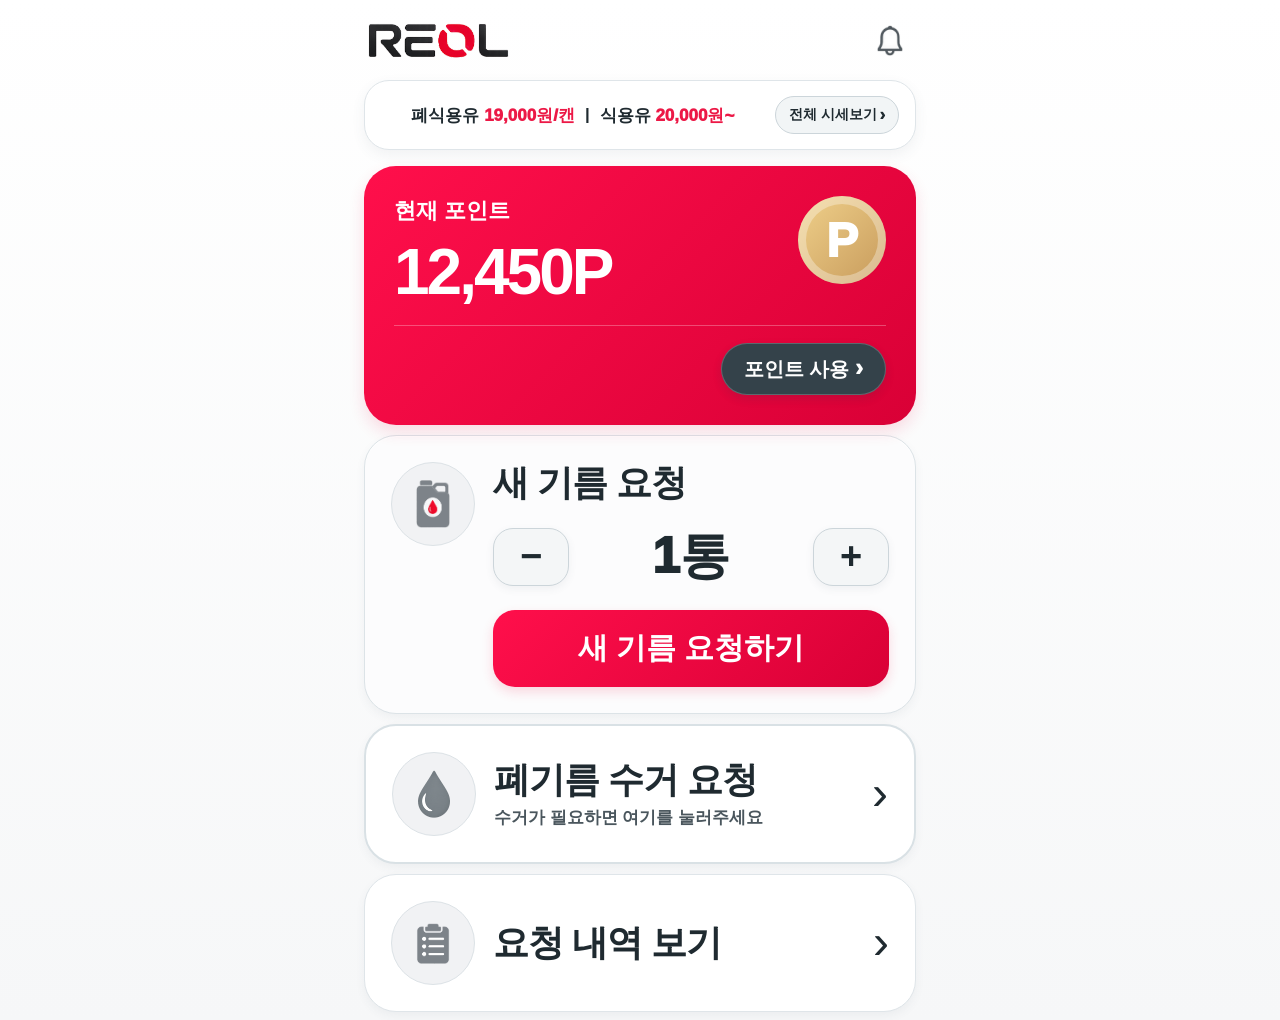
<file: index.html>
<!DOCTYPE html>
<html lang="ko">
<head>
  <meta charset="UTF-8" />
  <meta name="viewport" content="width=device-width, initial-scale=1.0" />
  <title>업장 화면</title>
  <link rel="stylesheet" href="./css/store.css" />
</head>

<body>
  <main class="app">
    <header class="header">
      <div class="logo">
        <img src="./icons/logo1.png" alt="리올 로고" class="logo-img" />
      </div>

      <button class="bell-btn" aria-label="알림">
        <img src="./icons/bell.png" alt="알림" />
      </button>
    </header>

    <section class="market-bar" aria-label="오늘 기준 시세">
      <div class="market-info">
        <span>폐식용유 <strong>19,000원/캔</strong></span>
        <span class="divider">|</span>
        <span>식용유 <strong>20,000원~</strong></span>
      </div>

      <button id="marketBtn" type="button">
        전체 시세보기 <span>›</span>
      </button>
    </section>

    <section class="point-card">
      <p>현재 포인트</p>

      <h1>
        <span id="point">12,450</span>P
      </h1>

      <div class="benefit-box">
        <button id="benefitBtn" class="dark-btn">
          포인트 사용 <span>›</span>
        </button>
      </div>
    </section>

    <section class="card oil-card">
      <div class="icon-circle oil-icon"></div>

      <div class="card-content">
        <h2>새 기름 요청</h2>

        <div class="counter">
          <button id="minusBtn" type="button" aria-label="수량 감소">−</button>

          <strong>
            <span id="oilCount">1</span>통
          </strong>

          <button id="plusBtn" type="button" aria-label="수량 증가">+</button>
        </div>

        <button id="newOilBtn" class="main-btn" type="button">
          새 기름 요청하기
        </button>
      </div>
    </section>

    <button id="wasteOilBtn" class="list-card primary-list-card" type="button">
      <div class="icon-circle used-oil-icon"></div>

      <div>
        <h2>폐기름 수거 요청</h2>
        <p>수거가 필요하면 여기를 눌러주세요</p>
      </div>

      <span>›</span>
    </button>

    <button id="historyBtn" class="list-card" type="button">
      <div class="icon-circle request-list-icon"></div>

      <div>
        <h2>요청 내역 보기</h2>
      </div>

      <span>›</span>
    </button>
  </main>

  <div id="marketModal" class="market-modal" aria-hidden="true">
    <div class="market-modal-box" role="dialog" aria-modal="true" aria-labelledby="marketTitle">
      <div class="market-modal-head">
        <div>
          <h3 id="marketTitle">전체 시세</h3>
        </div>

        <button id="marketCloseBtn" type="button" aria-label="시세 창 닫기">×</button>
      </div>

      <ul class="market-list">
        <li><span>폐식용유</span><strong>19,000원/캔</strong></li>
        <li><span>대두유</span><strong>20,000원~</strong></li>
        <li><span>카놀라유</span><strong>21,000원~</strong></li>
        <li><span>옥수수유</span><strong>20,500원~</strong></li>
        <li><span>해바라기유</span><strong>22,000원~</strong></li>
      </ul>

      <p class="market-notice">
        오늘 기준 참고 시세입니다.
      </p>
    </div>
  </div>

  <div id="toast" class="toast">
    ✅ 요청이 접수되었습니다
  </div>

  <script src="./js/store.js"></script>
</body>
</html>
</file>
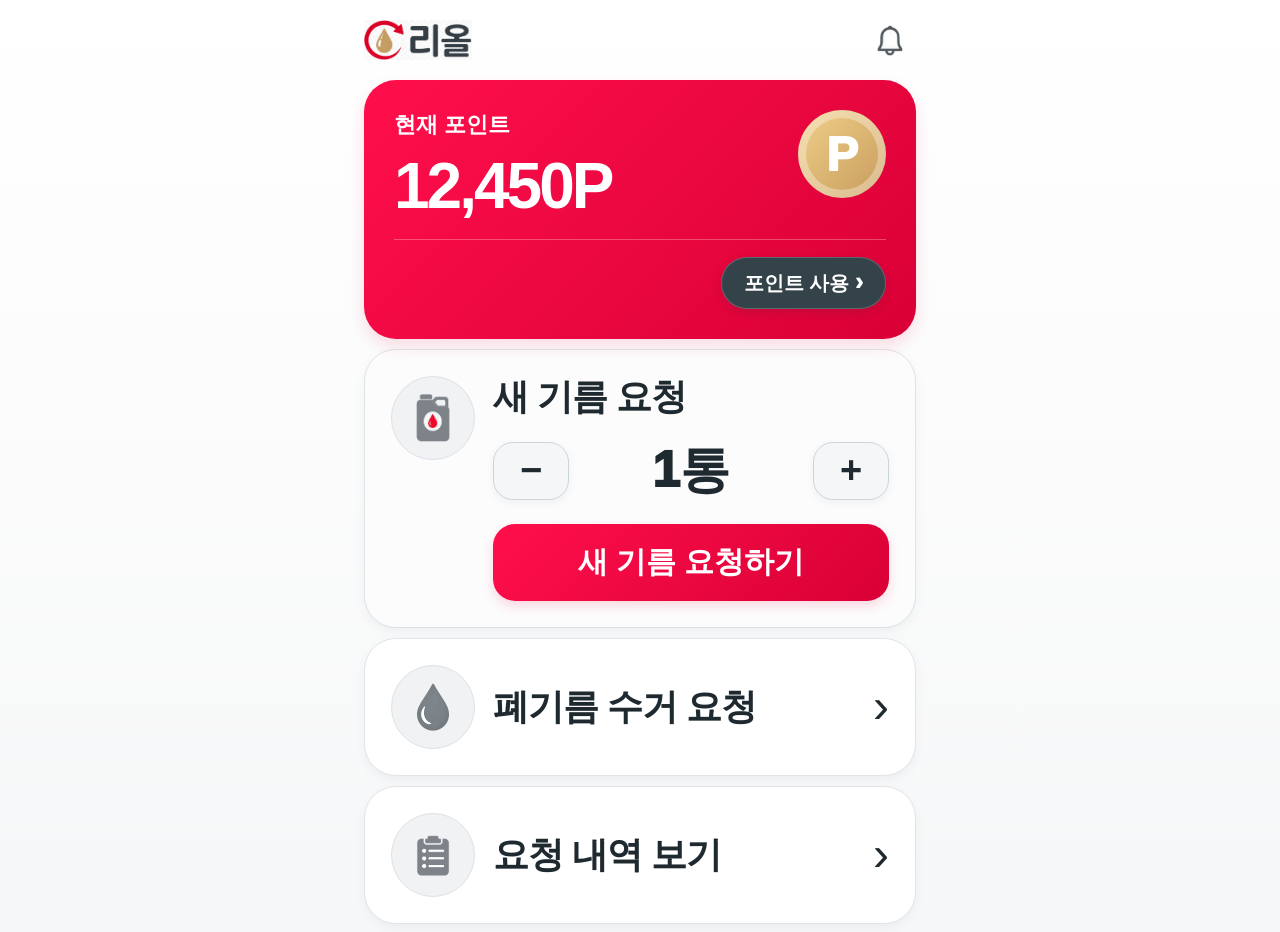
<file: store.html>
<!DOCTYPE html>
<html lang="ko">
<head>
  <meta charset="UTF-8" />
  <meta name="viewport" content="width=device-width, initial-scale=1.0" />
  <title>업장 화면</title>
  <link rel="stylesheet" href="./css/store.css" />
</head>

<body>
  <main class="app">
    <header class="header">
      <div class="logo">
        <img src="./icons/logo.png" alt="리올 로고" class="logo-img" />
      </div>

      <button class="bell-btn" aria-label="알림">
        <img src="./icons/bell.png" alt="알림" />
      </button>
    </header>

    <section class="point-card">
      <p>현재 포인트</p>

      <h1>
        <span id="point">12,450</span>P
      </h1>

      <div class="benefit-box">
        <button id="benefitBtn" class="dark-btn">
          포인트 사용 <span>›</span>
        </button>
      </div>
    </section>

    <section class="card oil-card">
      <div class="icon-circle oil-icon"></div>

      <div class="card-content">
        <h2>새 기름 요청</h2>

        <div class="counter">
          <button id="minusBtn">−</button>

          <strong>
            <span id="oilCount">1</span>통
          </strong>

          <button id="plusBtn">+</button>
        </div>

        <button id="newOilBtn" class="main-btn">
          새 기름 요청하기
        </button>
      </div>
    </section>

    <button id="wasteOilBtn" class="list-card">
      <div class="icon-circle used-oil-icon"></div>

      <div>
        <h2>폐기름 수거 요청</h2>
      </div>

      <span>›</span>
    </button>

    <button id="historyBtn" class="list-card">
      <div class="icon-circle request-list-icon"></div>

      <div>
        <h2>요청 내역 보기</h2>
      </div>

      <span>›</span>
    </button>
  </main>

  <div id="toast" class="toast">
    ✅ 요청이 접수되었습니다
  </div>

  <script>
    let oilCount = 1;

    const oilCountEl = document.getElementById("oilCount");

    document.getElementById("plusBtn").addEventListener("click", () => {
      oilCount++;
      oilCountEl.textContent = oilCount;
    });

    document.getElementById("minusBtn").addEventListener("click", () => {
      if (oilCount > 1) {
        oilCount--;
        oilCountEl.textContent = oilCount;
      }
    });

    function showToast(message) {
      const toast = document.getElementById("toast");

      toast.textContent = message;
      toast.classList.add("show");

      setTimeout(() => {
        toast.classList.remove("show");
      }, 2200);
    }

    document.getElementById("newOilBtn").addEventListener("click", () => {
      showToast(`새 기름 ${oilCount}통 요청 완료`);
    });

    document.getElementById("wasteOilBtn").addEventListener("click", () => {
      showToast("폐기름 수거 요청 완료");
    });

    document.getElementById("historyBtn").addEventListener("click", () => {
      showToast("요청 내역 화면으로 이동");
    });

    document.getElementById("benefitBtn").addEventListener("click", () => {
      showToast("포인트 사용 화면으로 이동");
    });
  </script>
</body>
</html>
</file>
<file: css/store.css>
:root {
  --ds-red: #ec1846;
  --ds-red-dark: #d90036;
  --ds-gray: #3f4a51;
  --bg: #f6f7f8;
  --white: #ffffff;
  --text: #1f2a30;
  --sub-text: #4a565d;
  --border: #dfe5e9;
}

* {
  box-sizing: border-box;
  -webkit-tap-highlight-color: transparent;
}

html,
body {
  margin: 0;
  width: 100%;
  min-height: 100%;
}

body {
  background: linear-gradient(180deg, #ffffff 0%, var(--bg) 100%);
  font-family: -apple-system, BlinkMacSystemFont, "Segoe UI", sans-serif;
  color: var(--text);
  display: flex;
  justify-content: center;
  overflow-x: hidden;
}

button {
  font-family: inherit;
  cursor: pointer;
}

.app {
  width: 100%;
  max-width: 520px;
  min-height: 100dvh;
  margin: 0 auto;
  padding-top: max(12px, env(safe-area-inset-top));
  padding-right: clamp(14px, 4vw, 24px);
  padding-left: clamp(14px, 4vw, 24px);
  padding-bottom: max(8px, env(safe-area-inset-bottom));
  overflow-x: hidden;
}

.header {
  display: flex;
  justify-content: space-between;
  align-items: center;
  margin-bottom: clamp(8px, 1.6vh, 16px);
}

.logo {
  display: flex;
  align-items: center;
  width: clamp(112px, 30vw, 160px);
  height: clamp(28px, 7vw, 40px);
  overflow: hidden;
}

.logo-img {
  width: 100%;
  height: 100%;
  object-fit: contain;
  object-position: left center;
  display: block;
}

.bell-btn {
  border: none;
  background: transparent;
  width: clamp(38px, 10vw, 52px);
  height: clamp(38px, 10vw, 52px);
  padding: 0;
  display: flex;
  align-items: center;
  justify-content: center;
}

.bell-btn img {
  width: clamp(22px, 5.8vw, 31px);
  height: clamp(22px, 5.8vw, 31px);
  object-fit: contain;
  display: block;
}

.market-bar {
  width: 100%;
  margin-bottom: 16px;
  padding: clamp(10px, 2.8vw, 15px) clamp(10px, 3vw, 16px);

  background: #ffffff;
  border: 1.5px solid var(--border);
  border-radius: clamp(18px, 4.5vw, 25px);

  display: flex;
  align-items: center;
  justify-content: space-between;
  gap: clamp(5px, 1.5vw, 10px);

  color: var(--text);
  box-shadow:
    0 5px 14px rgba(76, 88, 95, 0.07),
    0 1px 0 rgba(255, 255, 255, 0.9) inset;
}

.market-info {
  flex: 1;
  min-width: 0;

  display: flex;
  align-items: center;
  justify-content: center;
  gap: clamp(5px, 1.4vw, 10px);

  font-size: clamp(12px, 3.3vw, 17px);
  font-weight: 900;

  color: var(--text);
  white-space: nowrap;
}

.market-bar strong {
  color: var(--ds-red);
  font-weight: 950;
}

.market-bar button {
  flex-shrink: 0;

  border: 1.5px solid #ccd5da;
  background: #f2f5f6;
  color: var(--text);
  border-radius: 999px;

  padding: clamp(6px, 1.5vw, 9px) clamp(8px, 2.1vw, 13px);

  font-size: clamp(10px, 2.7vw, 14px);
  font-weight: 950;

  white-space: nowrap;

  display: inline-flex;
  align-items: center;
  gap: 3px;
}

.market-bar button span {
  font-size: 1.15em;
  line-height: 1;
  transform: translateY(-1px);
}

.point-card {
  position: relative;
  overflow: hidden;

  background: linear-gradient(135deg, #ff0f4b 0%, var(--ds-red-dark) 100%);
  color: white;

  border-radius: clamp(22px, 6vw, 32px);
  padding: clamp(15px, 4.2vw, 25px);
  margin-bottom: 9px;

  box-shadow: 0 7px 16px rgba(236, 24, 70, 0.14);
}

.point-card::after {
  content: "P";
  position: absolute;
  right: clamp(18px, 5vw, 30px);
  top: clamp(18px, 5vw, 30px);

  width: clamp(58px, 16vw, 88px);
  height: clamp(58px, 16vw, 88px);

  border-radius: 50%;
  background: linear-gradient(135deg, #f0d18b, #c79a5b);
  color: white;

  display: grid;
  place-items: center;

  font-size: clamp(30px, 8vw, 48px);
  font-weight: 950;

  box-shadow: inset 0 0 0 8px rgba(255, 255, 255, 0.32);
}

.point-card p {
  margin: 0;
  font-size: clamp(16px, 4vw, 22px);
  font-weight: 900;
}

.point-card h1 {
  margin: clamp(8px, 1.6vh, 14px) 0 clamp(13px, 2.3vh, 22px);
  font-size: clamp(40px, 11vw, 64px);
  line-height: 1;
  letter-spacing: -3px;
}

.benefit-box {
  border-top: 1px solid rgba(255, 255, 255, 0.28);
  padding-top: clamp(10px, 2vh, 17px);
  display: flex;
  justify-content: flex-end;
}

.dark-btn {
  flex-shrink: 0;

  border: 1px solid rgba(255, 255, 255, 0.2);
  border-radius: 999px;

  background: #34424a;
  color: white;

  min-width: clamp(108px, 28vw, 148px);
  height: clamp(38px, 9vw, 52px);

  padding: 0 clamp(12px, 3.4vw, 22px);

  font-size: clamp(14px, 3.6vw, 20px);
  font-weight: 950;

  display: flex;
  align-items: center;
  justify-content: center;
  gap: 6px;

  white-space: nowrap;

  box-shadow: 0 4px 10px rgba(38, 50, 56, 0.14);
}

.dark-btn span {
  font-size: 1.15em;
  line-height: 1;
  transform: translateY(-1px);
}

.card,
.list-card {
  background: #ffffff;

  border: 1.5px solid var(--border);
  border-radius: clamp(22px, 6vw, 32px);

  padding: clamp(14px, 4vw, 24px);
  margin-bottom: 9px;

  box-shadow:
    0 4px 10px rgba(76, 88, 95, 0.06),
    0 1px 0 rgba(255, 255, 255, 0.9) inset;
}

.oil-card {
  display: flex;
  align-items: flex-start;
  gap: clamp(10px, 3.2vw, 18px);
  background: #fcfcfd;
  border: 1.7px solid #dce3e7;
}

.card-content {
  flex: 1;
  min-width: 0;
}

.icon-circle {
  flex: 0 0 clamp(50px, 14vw, 84px);
  width: clamp(50px, 14vw, 84px);
  height: clamp(50px, 14vw, 84px);

  border-radius: 50%;
  background-color: #f1f2f4;
  border: 1px solid #dce2e6;
}

.oil-icon {
  background: url("../icons/new-oil-can1.png") center / 42% no-repeat, #f1f2f4;
}

.used-oil-icon {
  background: url("../icons/oil.png") center / 42% no-repeat, #f1f2f4;
}

.request-list-icon {
  background: url("../icons/list.png") center / 42% no-repeat, #f1f2f4;
}

h2 {
  margin: 0;

  font-size: clamp(22px, 5.5vw, 34px);
  line-height: 1.15;
  letter-spacing: -1px;

  color: var(--text);
  font-weight: 950;

  white-space: normal;
  word-break: keep-all;
}

.counter {
  display: flex;
  align-items: center;
  justify-content: space-between;
  gap: clamp(8px, 2.2vw, 14px);

  margin: clamp(10px, 2.2vh, 20px) 0;
}

.counter button {
  flex: 0 1 clamp(54px, 13vw, 76px);
  height: clamp(40px, 9.8vw, 58px);

  border: 1.5px solid #ccd5da;
  border-radius: clamp(13px, 3.6vw, 20px);

  background: #f4f6f7;
  color: var(--text);

  font-size: clamp(24px, 6.3vw, 38px);
  font-weight: 900;

  display: flex;
  align-items: center;
  justify-content: center;

  line-height: 1;
  padding: 0 0 2px;

  box-shadow: 0 3px 8px rgba(76, 88, 95, 0.07);
}

.counter strong {
  flex: 0 0 auto;

  font-size: clamp(32px, 8vw, 50px);
  color: var(--text);
  font-weight: 950;

  white-space: nowrap;
}

.main-btn {
  width: 100%;

  border: none;
  border-radius: clamp(15px, 4vw, 22px);

  background: linear-gradient(135deg, #ff0f4b 0%, var(--ds-red-dark) 100%);
  color: white;

  padding: clamp(11px, 2.5vh, 18px) 8px;

  font-size: clamp(18px, 4.5vw, 28px);
  font-weight: 950;

  white-space: nowrap;

  box-shadow: 0 5px 12px rgba(236, 24, 70, 0.16);
}

.list-card {
  width: 100%;

  display: flex;
  align-items: center;
  gap: clamp(10px, 3.2vw, 18px);

  text-align: left;
}

.primary-list-card {
  border: 2px solid #d9e1e5;
  background: #ffffff;
}

.primary-list-card h2 {
  color: var(--text);
}

.primary-list-card p {
  margin: 5px 0 0;
  color: var(--sub-text);
  font-size: clamp(13px, 3.3vw, 17px);
  font-weight: 800;
  word-break: keep-all;
}

.list-card div:nth-child(2) {
  flex: 1;
  min-width: 0;
}

.list-card span {
  font-size: clamp(32px, 7.4vw, 48px);
  color: var(--text);
  line-height: 1;
  transform: translateY(-1px);
}

.list-card:last-of-type {
  margin-bottom: 0;
}

.market-modal {
  position: fixed;
  inset: 0;
  z-index: 1000;

  display: none;
  align-items: center;
  justify-content: center;

  padding: 20px;
  background: rgba(0, 0, 0, 0.36);
}

.market-modal.show {
  display: flex;
}

.market-modal-box {
  width: min(calc(100vw - 40px), 420px);
  max-height: min(calc(100dvh - 40px), 560px);
  overflow-y: auto;

  background: #ffffff;
  border-radius: clamp(22px, 6vw, 30px);
  padding: clamp(18px, 5vw, 26px);

  box-shadow: 0 18px 42px rgba(0, 0, 0, 0.22);
}

.market-modal-head {
  display: flex;
  align-items: flex-start;
  justify-content: space-between;
  gap: 12px;
  margin-bottom: 14px;
}

.market-modal-head h3 {
  margin: 0;
  font-size: clamp(23px, 5.7vw, 31px);
  color: var(--text);
  font-weight: 950;
}

.market-modal-head button {
  flex-shrink: 0;
  width: clamp(38px, 9.5vw, 46px);
  height: clamp(38px, 9.5vw, 46px);
  border: none;
  border-radius: 50%;
  background: #f4f6f7;
  color: var(--text);
  font-size: clamp(25px, 6vw, 32px);
  line-height: 1;
}

.market-list {
  list-style: none;
  margin: 0;
  padding: 0;
}

.market-list li {
  display: flex;
  align-items: center;
  justify-content: space-between;
  gap: 12px;

  padding: clamp(13px, 3.5vw, 18px) 0;
  border-bottom: 1px solid var(--border);

  font-size: clamp(17px, 4.3vw, 22px);
  color: var(--text);
  font-weight: 850;
}

.market-list li:last-child {
  border-bottom: none;
}

.market-list strong {
  color: var(--ds-red);
  font-weight: 950;
  white-space: nowrap;
}

.market-notice {
  margin: 14px 0 0;
  padding: 12px 14px;
  border-radius: 16px;
  background: #f6f7f8;
  color: var(--sub-text);
  font-size: clamp(13px, 3.4vw, 16px);
  line-height: 1.45;
  font-weight: 800;
  word-break: keep-all;
}

.toast {
  position: fixed;
  left: 50%;
  bottom: max(24px, env(safe-area-inset-bottom));

  transform: translateX(-50%) translateY(120px);

  width: calc(100% - 40px);
  max-width: 390px;

  background: var(--ds-gray);
  color: white;

  padding: 18px;
  border-radius: 22px;

  font-size: 19px;
  font-weight: 900;
  text-align: center;

  opacity: 0;
  transition: 0.35s;

  box-shadow: 0 12px 26px rgba(0, 0, 0, 0.18);
}

.toast.show {
  opacity: 1;
  transform: translateX(-50%) translateY(0);
}

@media (max-width: 430px) and (min-height: 800px) {
  .app {
    padding-top: max(12px, env(safe-area-inset-top));
    padding-bottom: max(8px, env(safe-area-inset-bottom));
  }

  .point-card {
    padding: 20px 22px;
  }

  .card,
  .list-card {
    padding: 16px 18px;
  }

  .counter {
    margin: 12px 0;
  }
}

@media (min-width: 390px) and (min-height: 840px) {
  .app {
    padding-top: max(14px, env(safe-area-inset-top));
  }

  .point-card,
  .card,
  .list-card {
    margin-bottom: 10px;
  }
}

@media (max-height: 760px) {
  .app {
    padding-top: max(8px, env(safe-area-inset-top));
    padding-bottom: max(6px, env(safe-area-inset-bottom));
  }

  .header {
    margin-bottom: 8px;
  }

  .market-bar {
    margin-bottom: 10px;
  }

  .point-card {
    padding: 15px 18px;
    margin-bottom: 7px;
  }

  .point-card p {
    font-size: 15px;
  }

  .point-card h1 {
    font-size: clamp(38px, 10vw, 54px);
    margin: 8px 0 12px;
  }

  .point-card::after {
    width: 56px;
    height: 56px;
    font-size: 29px;
  }

  .benefit-box {
    padding-top: 10px;
  }

  .dark-btn {
    height: 36px;
    font-size: 14px;
  }

  .card,
  .list-card {
    padding: 13px 16px;
    margin-bottom: 7px;
  }

  .icon-circle {
    flex-basis: 50px;
    width: 50px;
    height: 50px;
  }

  h2 {
    font-size: clamp(20px, 5.1vw, 28px);
  }

  .primary-list-card p {
    display: none;
  }

  .counter {
    margin: 8px 0;
  }

  .counter button {
    height: 36px;
    font-size: 23px;
  }

  .counter strong {
    font-size: 29px;
  }

  .main-btn {
    padding: 9px 8px;
    font-size: 17px;
  }
}

@media (max-height: 670px) {
  .app {
    padding-top: max(6px, env(safe-area-inset-top));
    padding-bottom: max(4px, env(safe-area-inset-bottom));
  }

  .logo {
    width: 106px;
    height: 27px;
  }

  .bell-btn {
    width: 36px;
    height: 36px;
  }

  .bell-btn img {
    width: 21px;
    height: 21px;
  }

  .market-bar {
    padding: 9px 10px;
    margin-bottom: 8px;
  }

  .market-info {
    font-size: 10.5px;
    gap: 4px;
  }

  .market-bar button {
    font-size: 10.5px;
    padding: 6px 8px;
  }

  .point-card {
    padding: 13px 16px;
  }

  .point-card h1 {
    font-size: 36px;
    margin-bottom: 10px;
  }

  .point-card::after {
    width: 50px;
    height: 50px;
    font-size: 25px;
  }

  .dark-btn {
    height: 34px;
    min-width: 96px;
    font-size: 13px;
  }

  .card,
  .list-card {
    padding: 11px 14px;
    margin-bottom: 6px;
  }

  .oil-card {
    gap: 9px;
  }

  .icon-circle {
    flex-basis: 46px;
    width: 46px;
    height: 46px;
  }

  h2 {
    font-size: 19px;
  }

  .counter {
    margin: 7px 0;
  }

  .counter button {
    height: 34px;
    font-size: 22px;
    border-radius: 11px;
  }

  .counter strong {
    font-size: 27px;
  }

  .main-btn {
    padding: 8px 8px;
    font-size: 16px;
  }
}

@media (max-width: 350px) {
  .market-info {
    font-size: 10.5px;
    gap: 3px;
  }

  .market-bar {
    gap: 5px;
  }

  .market-bar button {
    font-size: 10px;
    padding: 6px 7px;
  }
}

@media (max-width: 340px) {
  .app {
    padding-left: 12px;
    padding-right: 12px;
  }

  h2 {
    font-size: 18px;
  }

  .main-btn {
    font-size: 15px;
  }

  .counter strong {
    font-size: 25px;
  }

  .market-info {
    font-size: 9.6px;
    gap: 2px;
  }

  .market-bar button {
    font-size: 9.8px;
    padding: 6px 7px;
  }

  .divider {
    display: none;
  }
}

@media (min-width: 768px) {
  .app {
    max-width: 600px;
  }

  .point-card {
    padding: 30px;
  }

  .card,
  .list-card {
    padding: 26px;
  }

  h2 {
    font-size: 36px;
  }

  .main-btn {
    font-size: 30px;
  }
}

@media (max-width: 390px) {
  .market-info {
    font-size: 11.5px;
    gap: 4px;
  }

  .market-bar button {
    font-size: 10px;
    padding: 6px 7px;
  }
}
</file>
